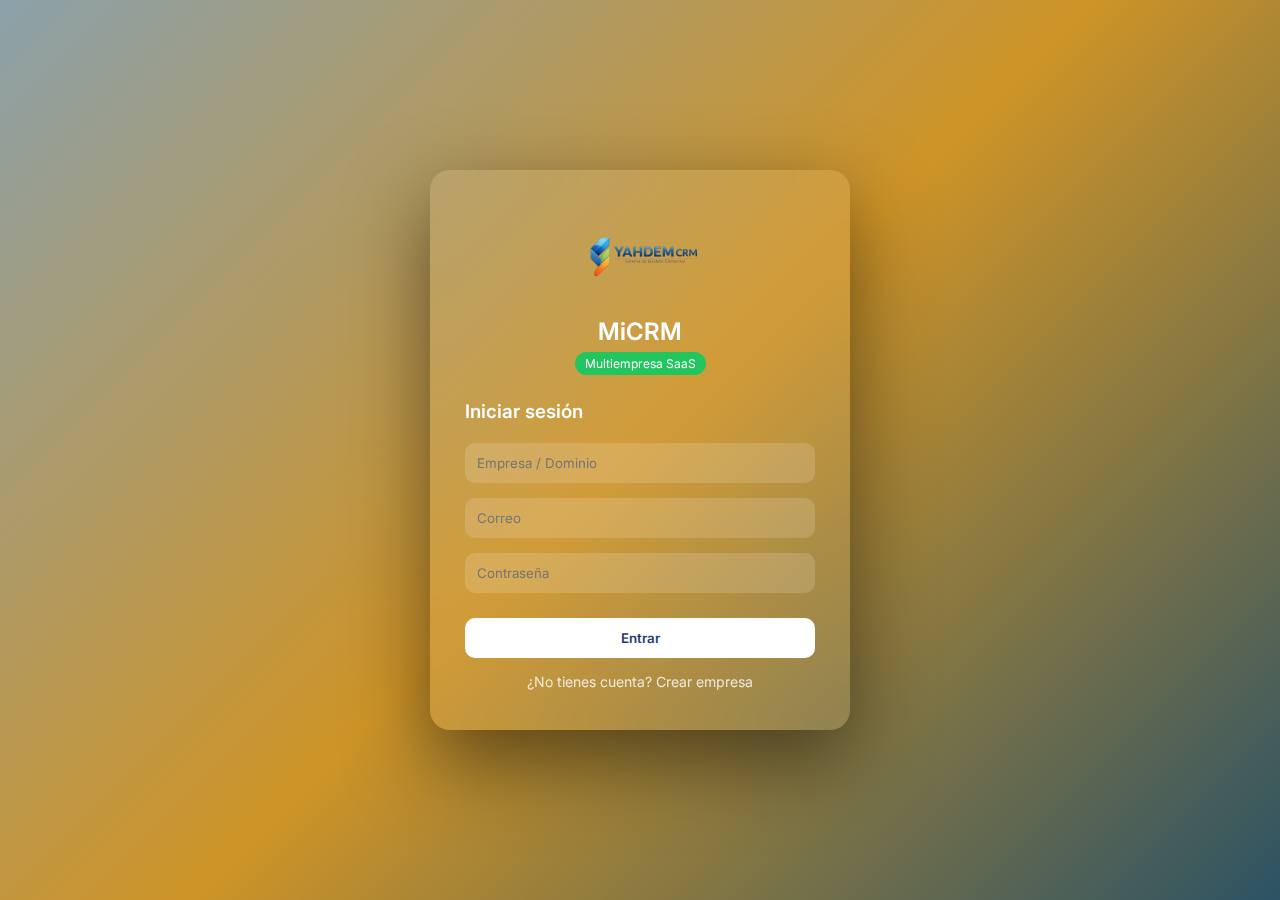
<file: index.html>
<!DOCTYPE html>
<html lang="es">
<head>
<meta charset="UTF-8">
<meta name="viewport" content="width=device-width, initial-scale=1.0">
<title>MiCRM - Multiempresa</title>

<link href="https://fonts.googleapis.com/css2?family=Inter:wght@300;400;600;700&display=swap" rel="stylesheet">

<style>
*{
    margin:0;
    padding:0;
    box-sizing:border-box;
    font-family:'Inter', sans-serif;
}

body{
    height:100vh;
    display:flex;
    justify-content:center;
    align-items:center;
    background:linear-gradient(135deg,#8ca1aa,#ce9427,#2c5364);
    overflow:hidden;
}

/* Card */
.card{
    width:420px;
    background:rgba(255,255,255,0.08);
    backdrop-filter:blur(20px);
    border-radius:20px;
    padding:40px 35px;
    box-shadow:0 30px 80px rgba(0,0,0,0.5);
    position:relative;
    color:white;
    overflow:hidden;
}

/* Logo */
.logo{
    text-align:center;
    margin-bottom:25px;
}

.logo img{
    height:55px;
    margin-bottom:10px;
}

.logo h2{
    font-weight:600;
}

.badge{
    display:inline-block;
    background:#22c55e;
    padding:4px 10px;
    border-radius:20px;
    font-size:12px;
    margin-top:6px;
}

/* Forms */
.form{
    opacity:0;
    transform:translateY(20px);
    transition:0.4s ease;
    position:absolute;
    width:100%;
}

.form.active{
    opacity:1;
    transform:translateY(0);
    position:relative;
}

h3{
    margin-bottom:20px;
    font-weight:600;
}

.input-group{
    margin-bottom:15px;
}

input{
    width:100%;
    padding:12px;
    border-radius:10px;
    border:none;
    background:rgba(255,255,255,0.15);
    color:white;
    outline:none;
    transition:0.3s;
}

input:focus{
    box-shadow:0 0 0 3px rgba(255,255,255,0.3);
}

button{
    width:100%;
    padding:12px;
    border:none;
    border-radius:10px;
    background:white;
    color:#1e3c72;
    font-weight:600;
    cursor:pointer;
    margin-top:10px;
    transition:0.3s;
}

button:hover{
    transform:translateY(-2px);
}

.switch{
    text-align:center;
    margin-top:15px;
    font-size:14px;
    cursor:pointer;
    opacity:0.8;
}

.switch:hover{
    opacity:1;
}

/* Animación suave */
@keyframes fadeIn{
    from{opacity:0;}
    to{opacity:1;}
}
</style>
</head>

<body>

<div class="card">

    <div class="logo">
        <img src="img/logo2actualizado.png"  style="width: 40%; height: 40%;" alt="Logo">
        <h2>MiCRM</h2>
        <div class="badge">Multiempresa SaaS</div>
    </div>

    <!-- LOGIN -->
    <div class="form active" id="loginForm">
        <h3>Iniciar sesión</h3>

        <div class="input-group">
            <input type="text" placeholder="Empresa / Dominio">
        </div>

        <div class="input-group">
            <input type="email" placeholder="Correo">
        </div>

        <div class="input-group">
            <input type="password" placeholder="Contraseña">
        </div>

      <a href="menssage.html">  <button>Entrar</button></a>

        <div class="switch" onclick="toggleForms()">
            ¿No tienes cuenta? Crear empresa
        </div>
    </div>

    <!-- REGISTER -->
    <div class="form" id="registerForm">
        <h3>Crear Empresa</h3>

        <div class="input-group">
            <input type="text" placeholder="Nombre de la Empresa">
        </div>

        <div class="input-group">
            <input type="text" placeholder="Nombre del Administrador">
        </div>

        <div class="input-group">
            <input type="email" placeholder="Correo">
        </div>

        <div class="input-group">
            <input type="password" placeholder="Contraseña">
        </div>

        <button>Crear Cuenta</button>

        <div class="switch" onclick="toggleForms()">
            ¿Ya tienes cuenta? Iniciar sesión
        </div>
    </div>

</div>

<script>
function toggleForms(){
    const login = document.getElementById("loginForm");
    const register = document.getElementById("registerForm");

    login.classList.toggle("active");
    register.classList.toggle("active");
}
</script>

</body>
</html>
</file>
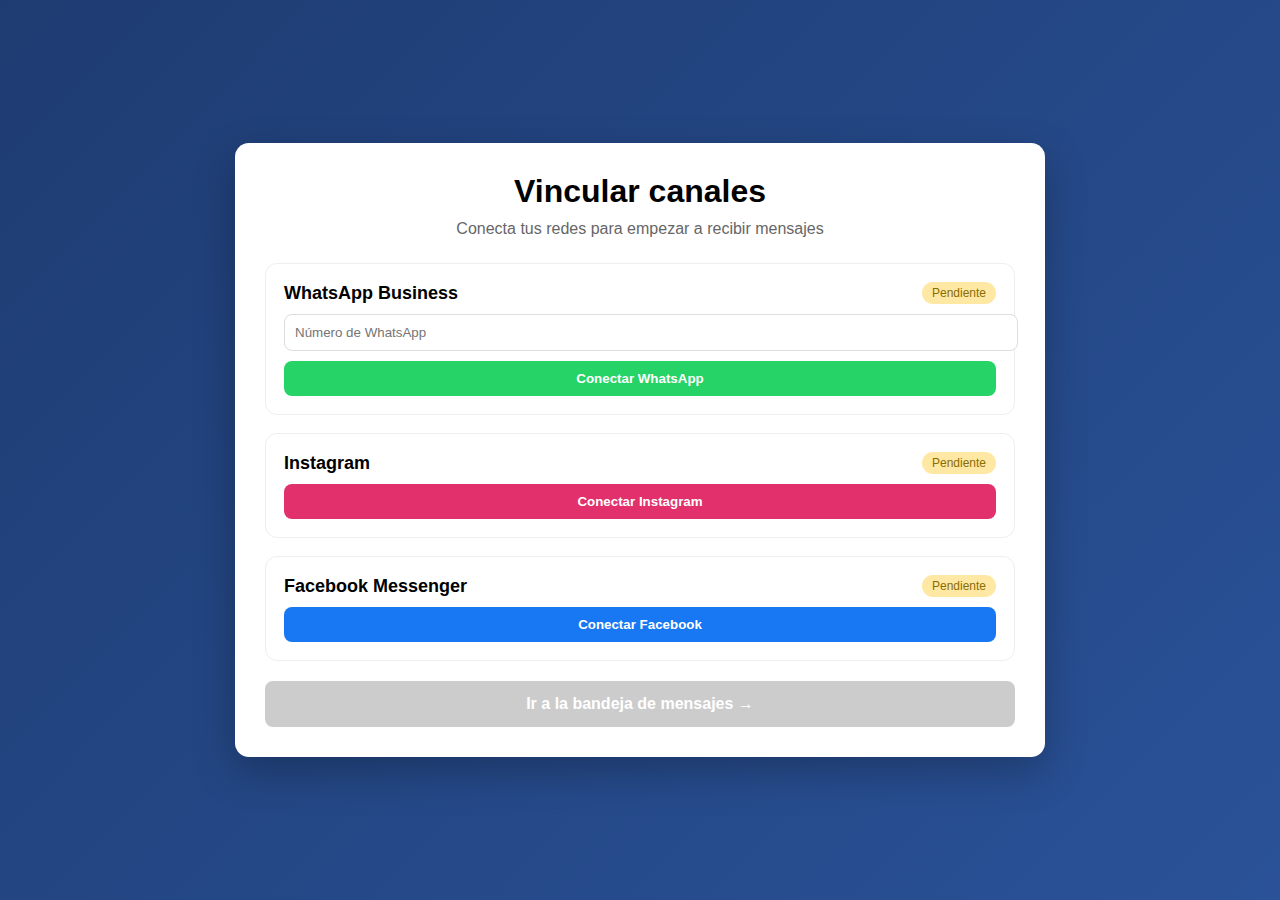
<file: omnicanal.html>
<!DOCTYPE html>
<html lang="es">
<head>
<meta charset="UTF-8">
<meta name="viewport" content="width=device-width, initial-scale=1.0">

<title>Vincular Redes</title>

<style>

/* ===== BASE ===== */

body{
margin:0;
font-family:Segoe UI, sans-serif;
background:linear-gradient(135deg,#1e3c72,#2a5298);
display:flex;
justify-content:center;
align-items:center;
min-height:100vh;
  transition:opacity .3s ease;
}

.panel{
background:white;
width:95%;
max-width:750px;
border-radius:14px;
padding:30px;
box-shadow:0 15px 40px rgba(0,0,0,.25);
animation:fade .4s ease;
}

@keyframes fade{
from{opacity:0;transform:translateY(10px);}
}

h1{
margin:0 0 10px;
text-align:center;
}

.subtitle{
text-align:center;
color:#666;
margin-bottom:25px;
}

/* ===== CARDS ===== */

.integration-card{
border:1px solid #eee;
border-radius:12px;
padding:18px;
margin-bottom:18px;
display:flex;
flex-direction:column;
gap:10px;
transition:.2s;
}

.integration-card:hover{
border-color:#2a5298;
transform:translateY(-2px);
}

.row{
display:flex;
justify-content:space-between;
align-items:center;
gap:10px;
}

.platform{
font-weight:bold;
font-size:18px;
}

.status{
padding:4px 10px;
border-radius:20px;
font-size:12px;
background:#eee;
}

.connected{
background:#c9f7d5;
color:#0a7a3c;
}

.pending{
background:#ffe8a3;
color:#8a6d00;
}

input{
width:100%;
padding:10px;
border-radius:8px;
border:1px solid #ddd;
}

/* ===== BUTTONS ===== */

button{
padding:10px 16px;
border:none;
border-radius:8px;
cursor:pointer;
font-weight:bold;
background:#2a5298;
color:white;
transition:.2s;
}

button:hover{
opacity:.9;
}

.connect{
background:#25D366;
}

.ig{
background:#E1306C;
}

.fb{
background:#1877F2;
}

/* ===== RESPONSIVE ===== */

@media(max-width:600px){
.row{
flex-direction:column;
align-items:flex-start;
}
}

.actions-footer{
margin-top:20px;
text-align:center;
}

#goInbox{
width:100%;
padding:14px;
font-size:16px;
background:#ccc;
cursor:not-allowed;
transition:.2s;
}

#goInbox.active{
background:#2a5298;
cursor:pointer;
}


</style>
</head>

<body>

<div class="panel">

<h1>Vincular canales</h1>
<div class="subtitle">
Conecta tus redes para empezar a recibir mensajes
</div>

<!-- WHATSAPP -->

<div class="integration-card">

<div class="row">
<div class="platform">WhatsApp Business</div>
<span class="status pending" id="waStatus">Pendiente</span>
</div>

<input placeholder="Número de WhatsApp" id="waInput">

<button class="connect" onclick="connectWA()">
Conectar WhatsApp
</button>

</div>

<!-- INSTAGRAM -->

<div class="integration-card">

<div class="row">
<div class="platform">Instagram</div>
<span class="status pending" id="igStatus">Pendiente</span>
</div>

<button class="ig" onclick="connectIG()">
Conectar Instagram
</button>

</div>

<!-- FACEBOOK -->

<div class="integration-card">

<div class="row">
<div class="platform">Facebook Messenger</div>
<span class="status pending" id="fbStatus">Pendiente</span>
</div>

<button class="fb" onclick="connectFB()">
Conectar Facebook
</button>

</div>
<div class="actions-footer">
  <button id="goInbox" disabled onclick="goToInbox()">
    Ir a la bandeja de mensajes →
  </button>
</div>

</div>






<script>

const status = {
  wa:false,
  ig:false,
  fb:false
};

function connectWA(){
const num=document.getElementById("waInput").value;
if(!num) return alert("Ingresa un número");

updateStatus("waStatus","wa");
}

function connectIG(){
updateStatus("igStatus","ig");
}

function connectFB(){
updateStatus("fbStatus","fb");
}

function updateStatus(id,key){

const el=document.getElementById(id);
el.textContent="Conectado";
el.classList.remove("pending");
el.classList.add("connected");

status[key]=true;

checkAllConnected();
}

function checkAllConnected(){

const ready = Object.values(status).every(v=>v);

const btn=document.getElementById("goInbox");

if(ready){
btn.disabled=false;
btn.classList.add("active");

/* 👉 auto redirección opcional */
setTimeout(()=>{
goToInbox();
},1200);

}
}

function goToInbox(){

  document.body.style.opacity="0";

  setTimeout(()=>{
    window.location.href="menssage.html";
  },300);

}




</script>

</body>
</html>
</file>
